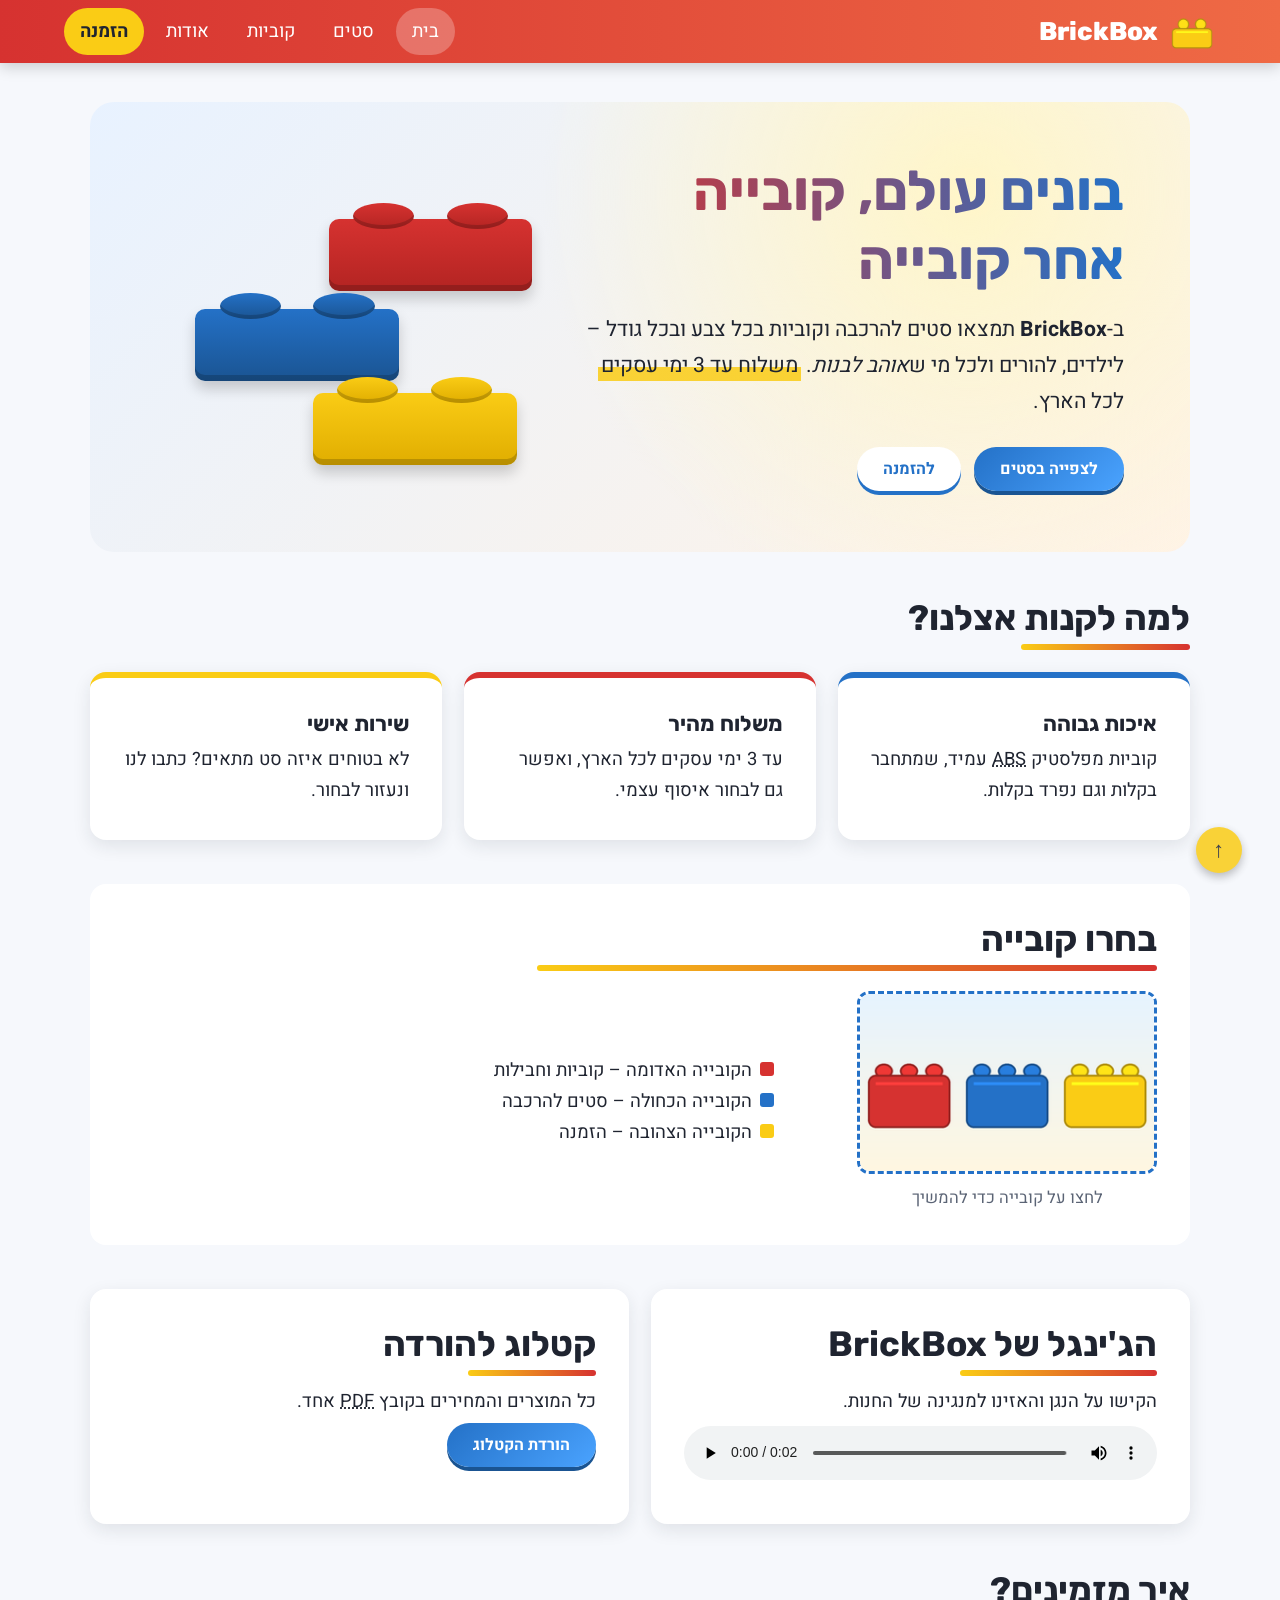
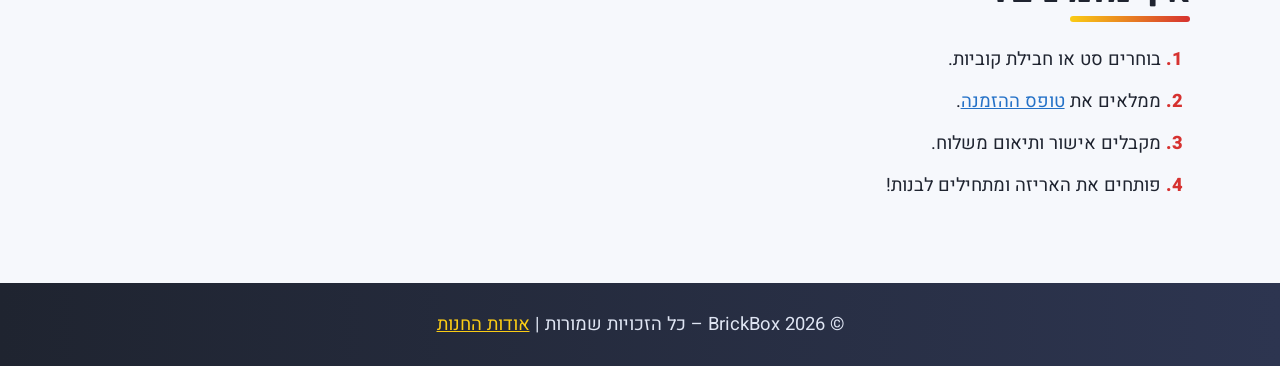
<file: index.html>
<!DOCTYPE html>
<html lang="he" dir="rtl">
<head>
  <meta charset="UTF-8">
  <meta name="viewport" content="width=device-width, initial-scale=1.0">
  <meta name="description" content="BrickBox – חנות קוביות בנייה וסטים להרכבה. משלוח מהיר ושירות אישי.">
  <title>BrickBox | חנות קוביות בנייה</title>
  <link rel="icon" href="favicon.ico">
  <link rel="preconnect" href="https://fonts.googleapis.com">
  <link rel="preconnect" href="https://fonts.gstatic.com" crossorigin>
  <link href="https://fonts.googleapis.com/css2?family=Heebo:wght@400;500;700;800&family=Rubik:wght@600;800&display=swap" rel="stylesheet">
  <link rel="stylesheet" href="css/style.css">
  <link rel="stylesheet" href="css/index.css">
</head>
<body>

  <header class="site-header">
    <a class="logo" href="index.html">
      <img src="assets/images/logo.png" alt="לוגו BrickBox – מעבר לדף הבית" width="48" height="48">
      <span>BrickBox</span>
    </a>
    <input type="checkbox" id="menu-toggle" class="menu-toggle">
    <label for="menu-toggle" class="menu-button" aria-label="פתיחה וסגירה של התפריט">&#9776;</label>
    <nav class="main-nav" aria-label="תפריט ראשי">
      <ul>
        <li><a href="index.html" aria-current="page">בית</a></li>
        <li><a href="pages/sets.html">סטים</a></li>
        <li><a href="pages/bricks.html">קוביות</a></li>
        <li><a href="pages/about.html">אודות</a></li>
        <li><a href="pages/order.html">הזמנה</a></li>
      </ul>
    </nav>
  </header>

  <main>

    <section class="hero">
      <div class="hero-text">
        <h1>בונים עולם, קובייה אחר קובייה</h1>
        <p>ב-<strong>BrickBox</strong> תמצאו סטים להרכבה וקוביות בכל צבע ובכל גודל – לילדים, להורים ולכל מי ש<em>אוהב לבנות</em>. <mark>משלוח עד 3 ימי עסקים</mark> לכל הארץ.</p>
        <a class="btn" href="pages/sets.html">לצפייה בסטים</a>
        <a class="btn btn-outline" href="pages/order.html">להזמנה</a>
      </div>
      <div class="hero-bricks" aria-hidden="true">
        <span class="brick brick-red"></span>
        <span class="brick brick-blue"></span>
        <span class="brick brick-yellow"></span>
      </div>
    </section>

    <section class="features">
      <h2>למה לקנות אצלנו?</h2>
      <ul class="feature-list">
        <li>
          <h3>איכות גבוהה</h3>
          <p>קוביות מפלסטיק <abbr title="Acrylonitrile Butadiene Styrene">ABS</abbr> עמיד, שמתחבר בקלות וגם נפרד בקלות.</p>
        </li>
        <li>
          <h3>משלוח מהיר</h3>
          <p>עד 3 ימי עסקים לכל הארץ, ואפשר גם לבחור איסוף עצמי.</p>
        </li>
        <li>
          <h3>שירות אישי</h3>
          <p>לא בטוחים איזה סט מתאים? כתבו לנו ונעזור לבחור.</p>
        </li>
      </ul>
    </section>

    <section class="pick">
      <h2>בחרו קובייה</h2>
      <figure>
        <img src="assets/images/brick-map.png" width="300" height="180" alt="שלוש קוביות צבעוניות: אדומה, כחולה וצהובה" usemap="#brick-map">
        <figcaption>לחצו על קובייה כדי להמשיך</figcaption>
      </figure>
      <map name="brick-map">
        <area shape="rect" coords="8,66,92,136" href="pages/bricks.html" alt="קוביות וחבילות" title="קוביות וחבילות">
        <area shape="rect" coords="108,66,192,136" href="pages/sets.html" alt="סטים להרכבה" title="סטים להרכבה">
        <area shape="rect" coords="208,66,292,136" href="pages/order.html" alt="הזמנה" title="הזמנה">
      </map>
      <ul class="legend">
        <li>הקובייה האדומה – קוביות וחבילות</li>
        <li>הקובייה הכחולה – סטים להרכבה</li>
        <li>הקובייה הצהובה – הזמנה</li>
      </ul>
    </section>

    <section class="media">
      <article>
        <h2>הג'ינגל של BrickBox</h2>
        <p>הקישו על הנגן והאזינו למנגינה של החנות.</p>
        <audio controls src="assets/media/jingle.mp3">הדפדפן שלכם אינו תומך בנגן שמע.</audio>
      </article>
      <article>
        <h2>קטלוג להורדה</h2>
        <p>כל המוצרים והמחירים בקובץ <abbr title="Portable Document Format">PDF</abbr> אחד.</p>
        <a class="btn" href="assets/files/catalog.pdf" download>הורדת הקטלוג</a>
      </article>
    </section>

    <section class="steps">
      <h2>איך מזמינים?</h2>
      <ol>
        <li>בוחרים סט או חבילת קוביות.</li>
        <li>ממלאים את <a href="pages/order.html">טופס ההזמנה</a>.</li>
        <li>מקבלים אישור ותיאום משלוח.</li>
        <li>פותחים את האריזה ומתחילים לבנות!</li>
      </ol>
    </section>

  </main>

  <footer class="site-footer">
    <p>&copy; 2026 BrickBox – כל הזכויות שמורות | <a href="pages/about.html">אודות החנות</a></p>
  </footer>
  <a class="to-top" href="#top" aria-label="חזרה לראש הדף">&uarr;</a>

</body>
</html>
</file>
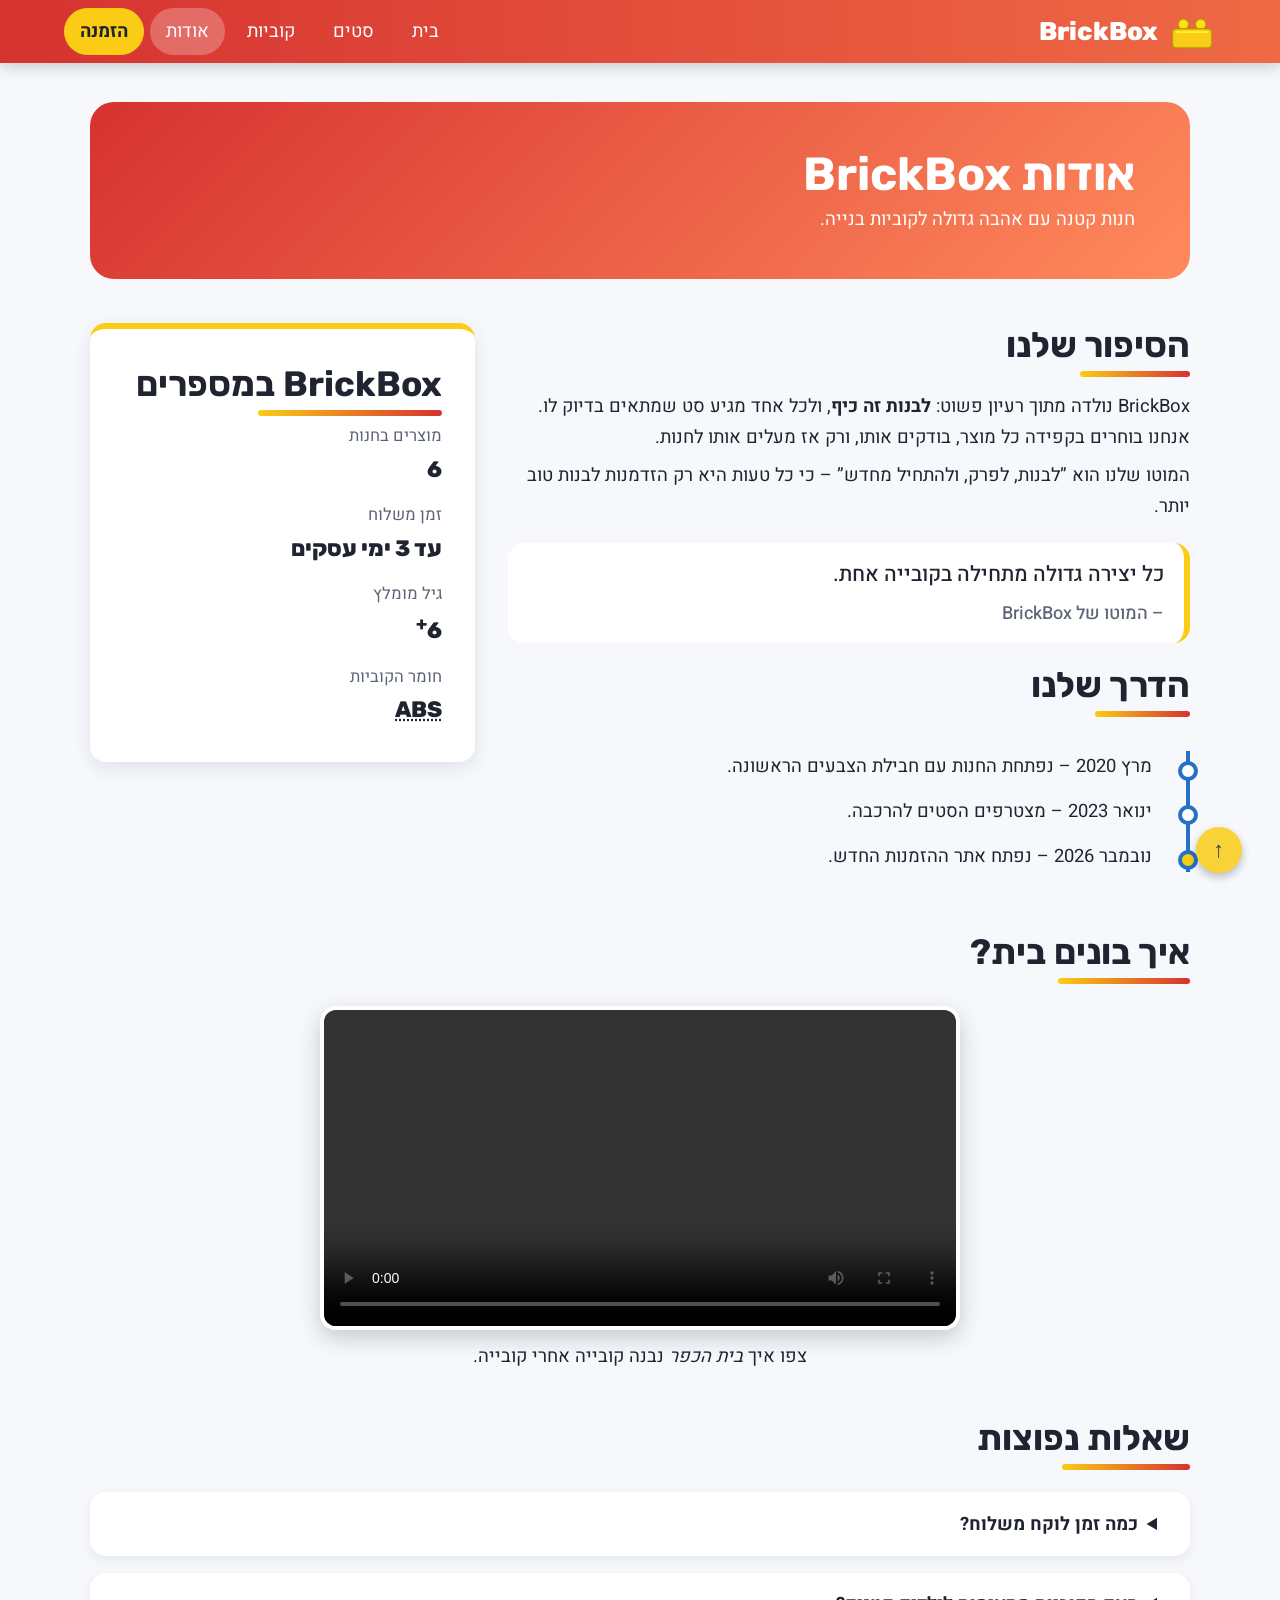
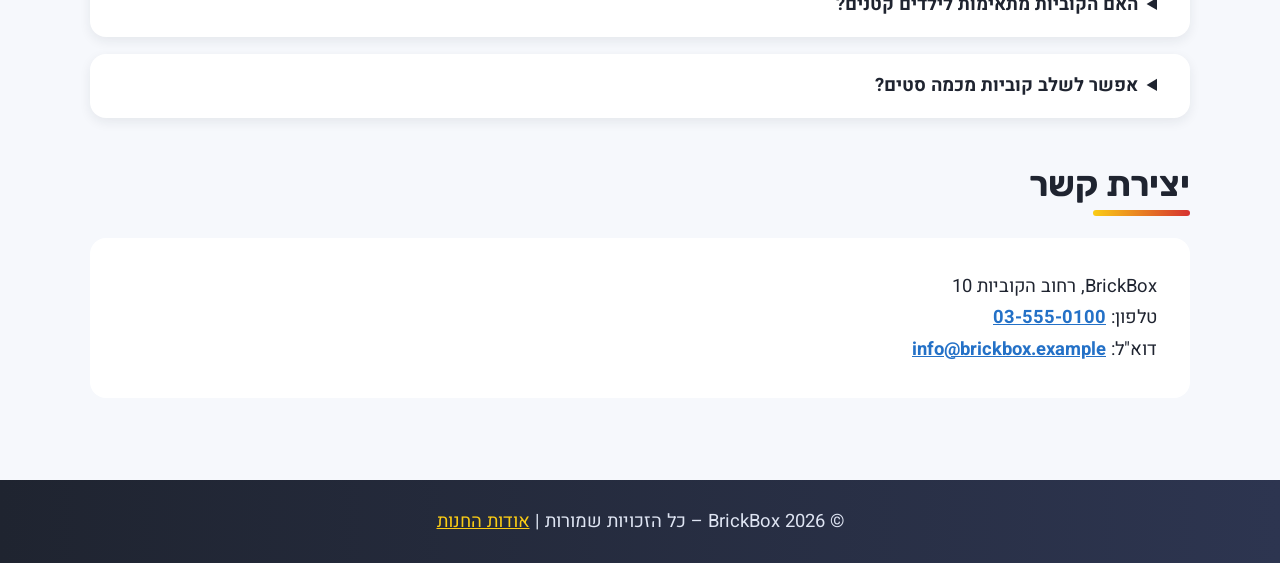
<file: pages/about.html>
<!DOCTYPE html>
<html lang="he" dir="rtl">
<head>
  <meta charset="UTF-8">
  <meta name="viewport" content="width=device-width, initial-scale=1.0">
  <meta name="description" content="הכירו את BrickBox – חנות קוביות בנייה וסטים להרכבה.">
  <title>אודות | BrickBox</title>
  <link rel="icon" href="../favicon.ico">
  <link rel="preconnect" href="https://fonts.googleapis.com">
  <link rel="preconnect" href="https://fonts.gstatic.com" crossorigin>
  <link href="https://fonts.googleapis.com/css2?family=Heebo:wght@400;500;700;800&family=Rubik:wght@600;800&display=swap" rel="stylesheet">
  <link rel="stylesheet" href="../css/style.css">
  <link rel="stylesheet" href="../css/about.css">
</head>
<body>

  <header class="site-header">
    <a class="logo" href="../index.html">
      <img src="../assets/images/logo.png" alt="לוגו BrickBox – מעבר לדף הבית" width="48" height="48">
      <span>BrickBox</span>
    </a>
    <input type="checkbox" id="menu-toggle" class="menu-toggle">
    <label for="menu-toggle" class="menu-button" aria-label="פתיחה וסגירה של התפריט">&#9776;</label>
    <nav class="main-nav" aria-label="תפריט ראשי">
      <ul>
        <li><a href="../index.html">בית</a></li>
        <li><a href="sets.html">סטים</a></li>
        <li><a href="bricks.html">קוביות</a></li>
        <li><a href="about.html" aria-current="page">אודות</a></li>
        <li><a href="order.html">הזמנה</a></li>
      </ul>
    </nav>
  </header>

  <main>

    <section class="page-title">
      <h1>אודות BrickBox</h1>
      <p>חנות קטנה עם אהבה גדולה לקוביות בנייה.</p>
    </section>

    <div class="about-grid">

      <article class="story">
        <h2>הסיפור שלנו</h2>
        <p>BrickBox נולדה מתוך רעיון פשוט: <strong>לבנות זה כיף</strong>, ולכל אחד מגיע סט שמתאים בדיוק לו. אנחנו בוחרים בקפידה כל מוצר, בודקים אותו, ורק אז מעלים אותו לחנות.</p>
        <p>המוטו שלנו הוא <q>לבנות, לפרק, ולהתחיל מחדש</q> – כי כל טעות היא רק הזדמנות לבנות טוב יותר.</p>

        <blockquote>
          <p>כל יצירה גדולה מתחילה בקובייה אחת.</p>
          <cite>– המוטו של BrickBox</cite>
        </blockquote>

        <h2>הדרך שלנו</h2>
        <ol class="timeline">
          <li><time datetime="2020-03">מרץ 2020</time> – נפתחת החנות עם חבילת הצבעים הראשונה.</li>
          <li><time datetime="2023-01">ינואר 2023</time> – מצטרפים הסטים להרכבה.</li>
          <li><time datetime="2026-11">נובמבר 2026</time> – נפתח אתר ההזמנות החדש.</li>
        </ol>
      </article>

      <aside class="facts">
        <h2>BrickBox במספרים</h2>
        <dl>
          <dt>מוצרים בחנות</dt>
          <dd>6</dd>
          <dt>זמן משלוח</dt>
          <dd>עד 3 ימי עסקים</dd>
          <dt>גיל מומלץ</dt>
          <dd>6<sup>+</sup></dd>
          <dt>חומר הקוביות</dt>
          <dd><abbr title="Acrylonitrile Butadiene Styrene">ABS</abbr></dd>
        </dl>
      </aside>

    </div>

    <section class="how">
      <h2>איך בונים בית?</h2>
      <video controls preload="metadata" width="640" height="480">
        <source src="../assets/media/build.mp4" type="video/mp4">
        הדפדפן שלכם אינו תומך בנגן וידאו.
      </video>
      <p>צפו איך <em>בית הכפר</em> נבנה קובייה אחרי קובייה.</p>
    </section>

    <section class="faq">
      <h2>שאלות נפוצות</h2>
      <details>
        <summary>כמה זמן לוקח משלוח?</summary>
        <p>בדרך כלל עד 3 ימי עסקים. אפשר גם לבחור איסוף עצמי בעת ההזמנה.</p>
      </details>
      <details>
        <summary>האם הקוביות מתאימות לילדים קטנים?</summary>
        <p>הסטים מתאימים מגיל 6 ומעלה. בכל מוצר מצוין הגיל המומלץ.</p>
      </details>
      <details>
        <summary>אפשר לשלב קוביות מכמה סטים?</summary>
        <p>כן! כל הקוביות שלנו מתחברות זו לזו, ולכן אפשר לשלב בחופשיות.</p>
      </details>
    </section>

    <section class="contact">
      <h2>יצירת קשר</h2>
      <address>
        BrickBox, רחוב הקוביות 10<br>
        טלפון: <a href="tel:035550100">03-555-0100</a><br>
        דוא&quot;ל: <a href="mailto:info@brickbox.example">info@brickbox.example</a>
      </address>
    </section>

  </main>

  <footer class="site-footer">
    <p>&copy; 2026 BrickBox – כל הזכויות שמורות | <a href="about.html">אודות החנות</a></p>
  </footer>
  <a class="to-top" href="#top" aria-label="חזרה לראש הדף">&uarr;</a>

</body>
</html>
</file>
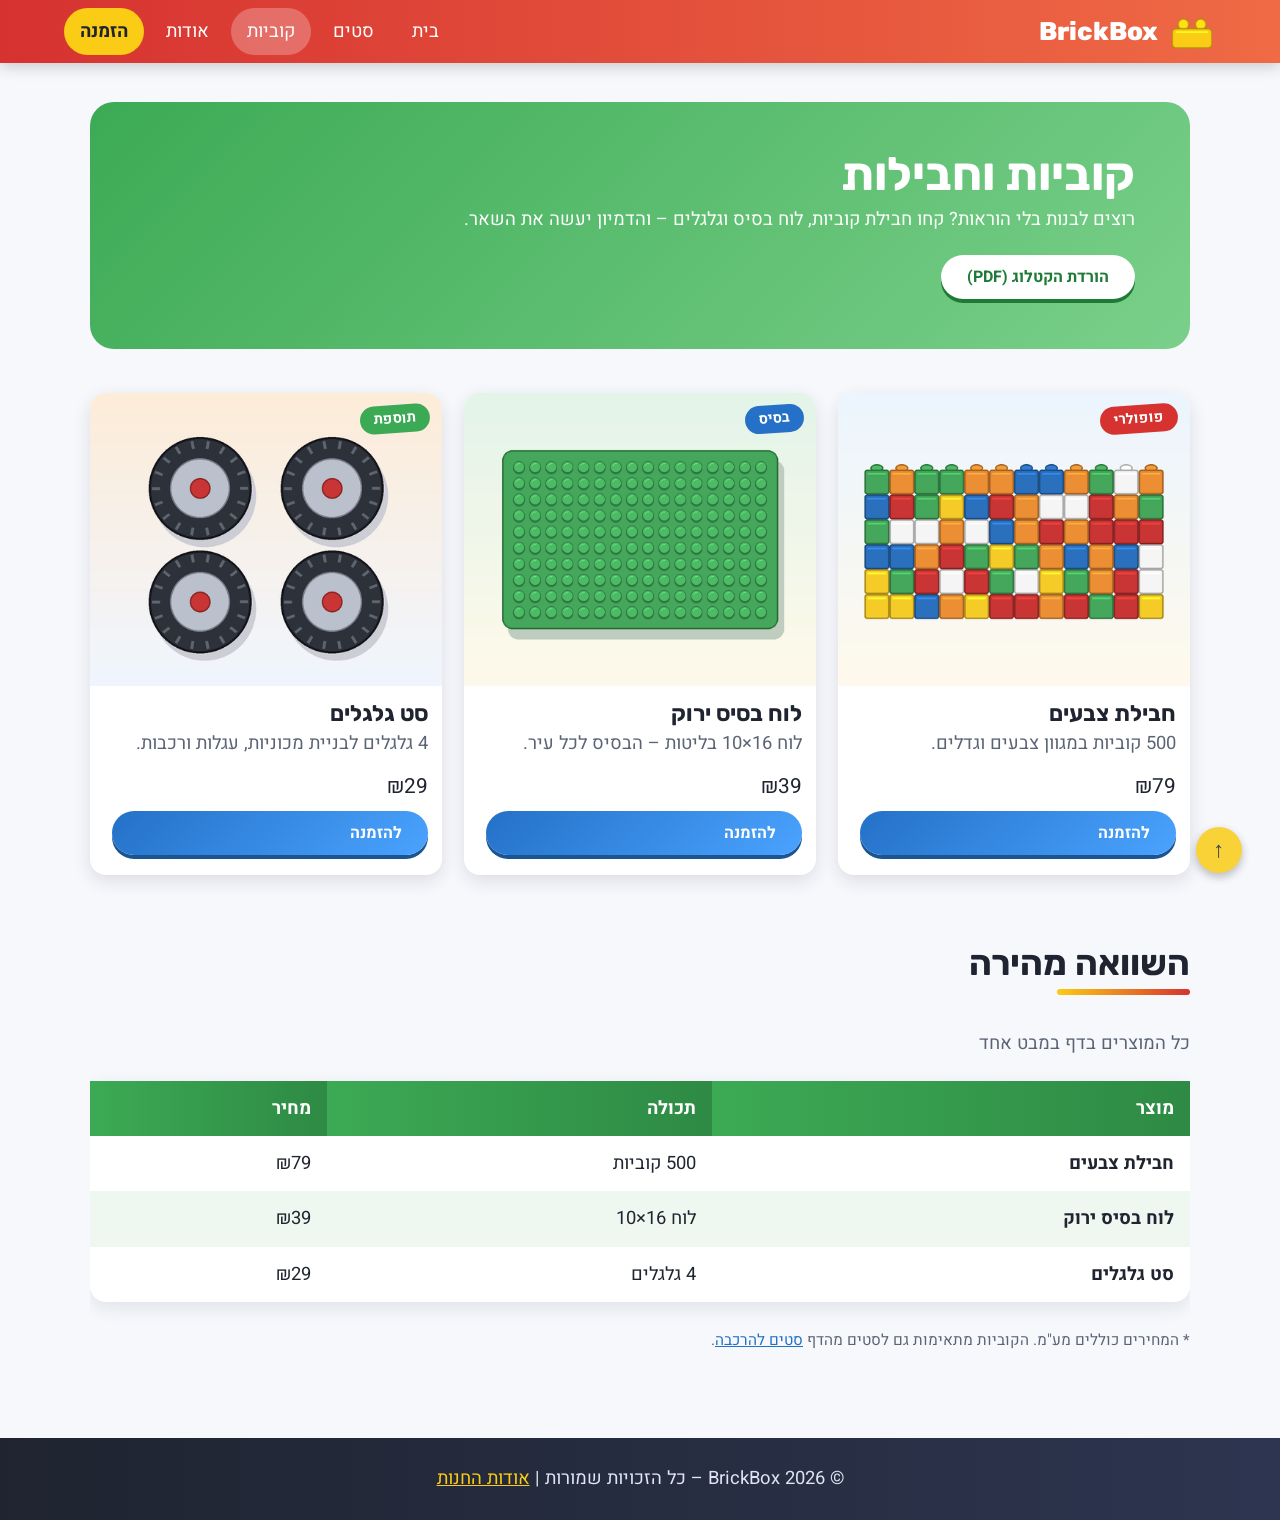
<file: pages/bricks.html>
<!DOCTYPE html>
<html lang="he" dir="rtl">
<head>
  <meta charset="UTF-8">
  <meta name="viewport" content="width=device-width, initial-scale=1.0">
  <meta name="description" content="חבילות קוביות, לוחות בסיס וגלגלים של BrickBox.">
  <title>קוביות וחבילות | BrickBox</title>
  <link rel="icon" href="../favicon.ico">
  <link rel="preconnect" href="https://fonts.googleapis.com">
  <link rel="preconnect" href="https://fonts.gstatic.com" crossorigin>
  <link href="https://fonts.googleapis.com/css2?family=Heebo:wght@400;500;700;800&family=Rubik:wght@600;800&display=swap" rel="stylesheet">
  <link rel="stylesheet" href="../css/style.css">
  <link rel="stylesheet" href="../css/bricks.css">
</head>
<body>

  <header class="site-header">
    <a class="logo" href="../index.html">
      <img src="../assets/images/logo.png" alt="לוגו BrickBox – מעבר לדף הבית" width="48" height="48">
      <span>BrickBox</span>
    </a>
    <input type="checkbox" id="menu-toggle" class="menu-toggle">
    <label for="menu-toggle" class="menu-button" aria-label="פתיחה וסגירה של התפריט">&#9776;</label>
    <nav class="main-nav" aria-label="תפריט ראשי">
      <ul>
        <li><a href="../index.html">בית</a></li>
        <li><a href="sets.html">סטים</a></li>
        <li><a href="bricks.html" aria-current="page">קוביות</a></li>
        <li><a href="about.html">אודות</a></li>
        <li><a href="order.html">הזמנה</a></li>
      </ul>
    </nav>
  </header>

  <main>

    <section class="page-title">
      <h1>קוביות וחבילות</h1>
      <p>רוצים לבנות בלי הוראות? קחו חבילת קוביות, לוח בסיס וגלגלים – והדמיון יעשה את השאר.</p>
      <a class="btn" href="../assets/files/catalog.pdf" download>הורדת הקטלוג (PDF)</a>
    </section>

    <section class="product-list" aria-label="רשימת חבילות">

      <article class="product-card">
        <span class="badge">פופולרי</span>
        <img src="../assets/images/pack-colors.png" width="480" height="400" alt="קיר קוביות צבעוניות בצבעים מעורבים">
        <div class="product-info">
          <h3>חבילת צבעים</h3>
          <p>500 קוביות במגוון צבעים וגדלים.</p>
          <p class="price">&#8362;79</p>
          <a class="btn" href="order.html">להזמנה</a>
        </div>
      </article>

      <article class="product-card">
        <span class="badge">בסיס</span>
        <img src="../assets/images/pack-plate.png" width="480" height="400" alt="לוח בסיס ירוק עם בליטות, מבט מלמעלה">
        <div class="product-info">
          <h3>לוח בסיס ירוק</h3>
          <p>לוח 16&times;10 בליטות – הבסיס לכל עיר.</p>
          <p class="price">&#8362;39</p>
          <a class="btn" href="order.html">להזמנה</a>
        </div>
      </article>

      <article class="product-card">
        <span class="badge">תוספת</span>
        <img src="../assets/images/pack-wheels.png" width="480" height="400" alt="ארבעה גלגלים שחורים עם מרכז אדום">
        <div class="product-info">
          <h3>סט גלגלים</h3>
          <p>4 גלגלים לבניית מכוניות, עגלות ורכבות.</p>
          <p class="price">&#8362;29</p>
          <a class="btn" href="order.html">להזמנה</a>
        </div>
      </article>

    </section>

    <section class="compare">
      <h2>השוואה מהירה</h2>
      <table>
        <caption>כל המוצרים בדף במבט אחד</caption>
        <thead>
          <tr>
            <th scope="col">מוצר</th>
            <th scope="col">תכולה</th>
            <th scope="col">מחיר</th>
          </tr>
        </thead>
        <tbody>
          <tr>
            <th scope="row">חבילת צבעים</th>
            <td>500 קוביות</td>
            <td>&#8362;79</td>
          </tr>
          <tr>
            <th scope="row">לוח בסיס ירוק</th>
            <td>לוח 16&times;10</td>
            <td>&#8362;39</td>
          </tr>
          <tr>
            <th scope="row">סט גלגלים</th>
            <td>4 גלגלים</td>
            <td>&#8362;29</td>
          </tr>
        </tbody>
      </table>
      <p class="note"><small>* המחירים כוללים מע&quot;מ. הקוביות מתאימות גם לסטים מהדף <a href="sets.html">סטים להרכבה</a>.</small></p>
    </section>

  </main>

  <footer class="site-footer">
    <p>&copy; 2026 BrickBox – כל הזכויות שמורות | <a href="about.html">אודות החנות</a></p>
  </footer>
  <a class="to-top" href="#top" aria-label="חזרה לראש הדף">&uarr;</a>

</body>
</html>
</file>
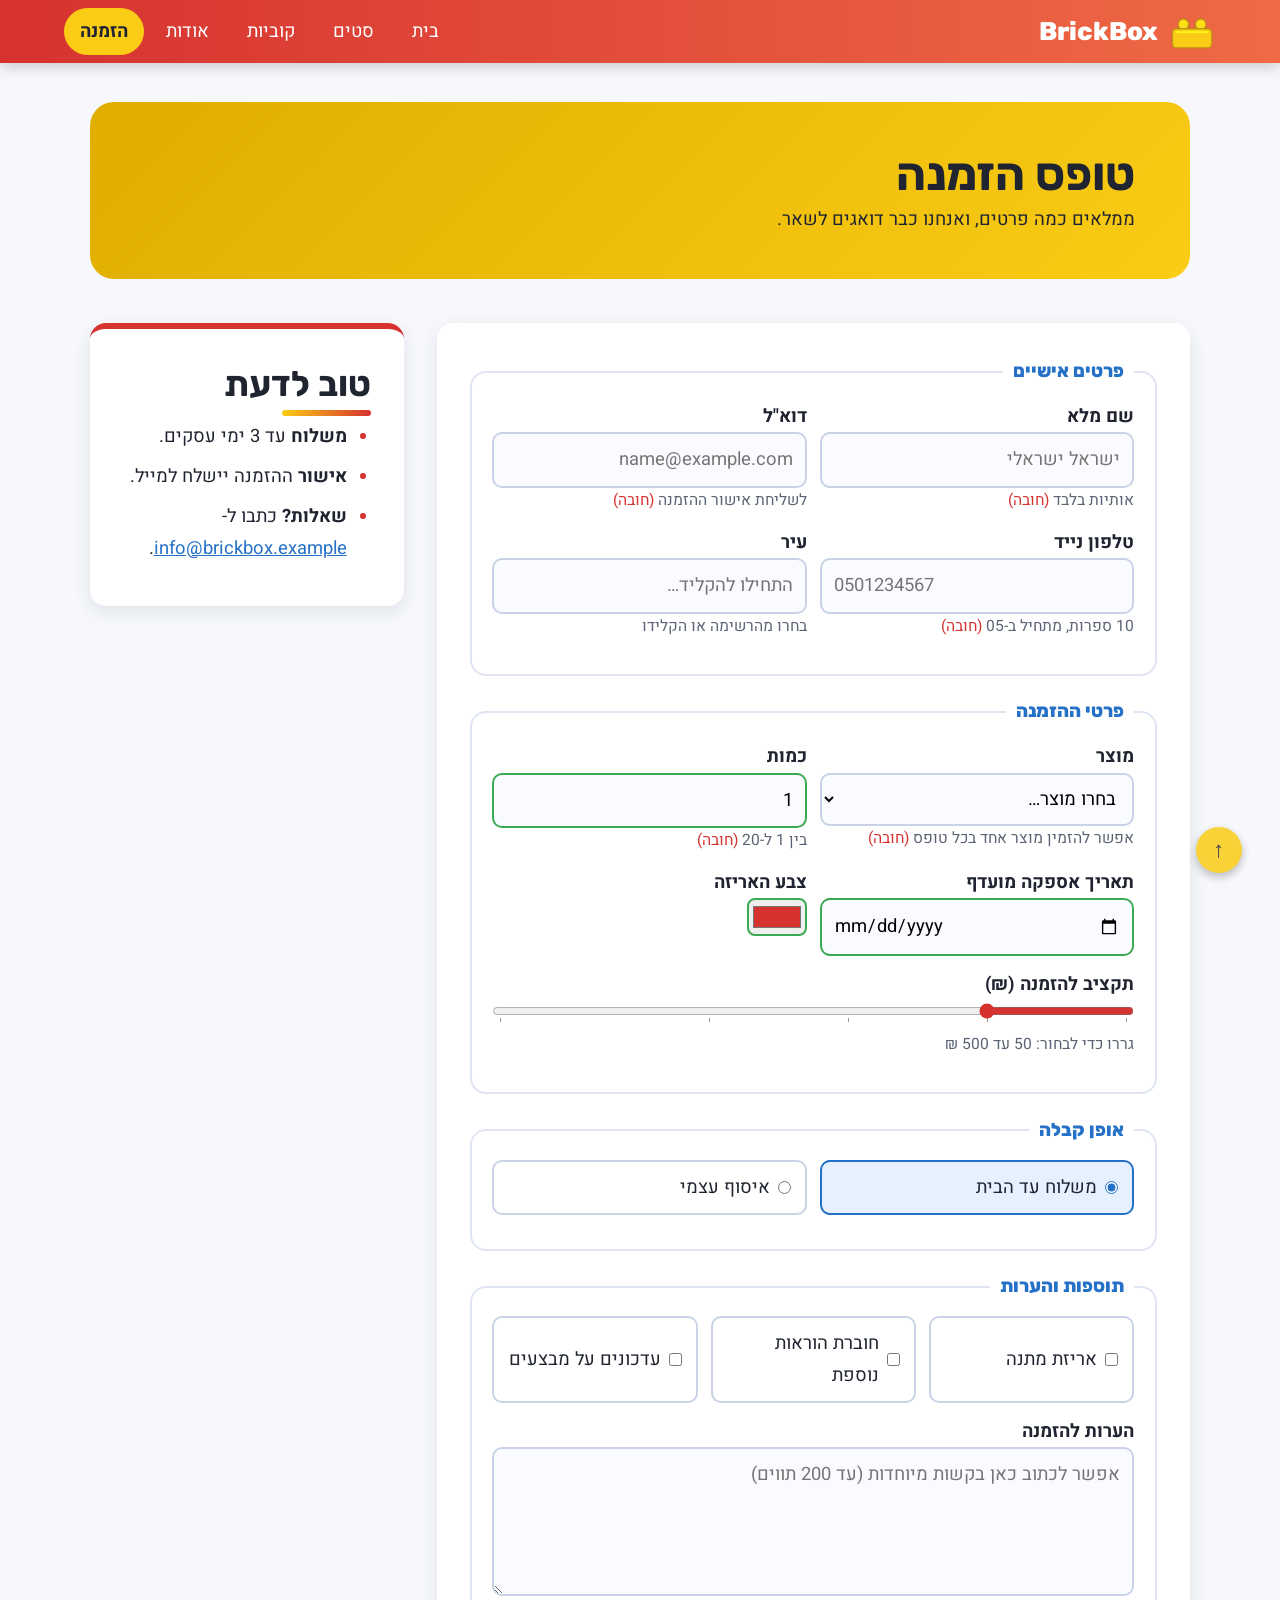
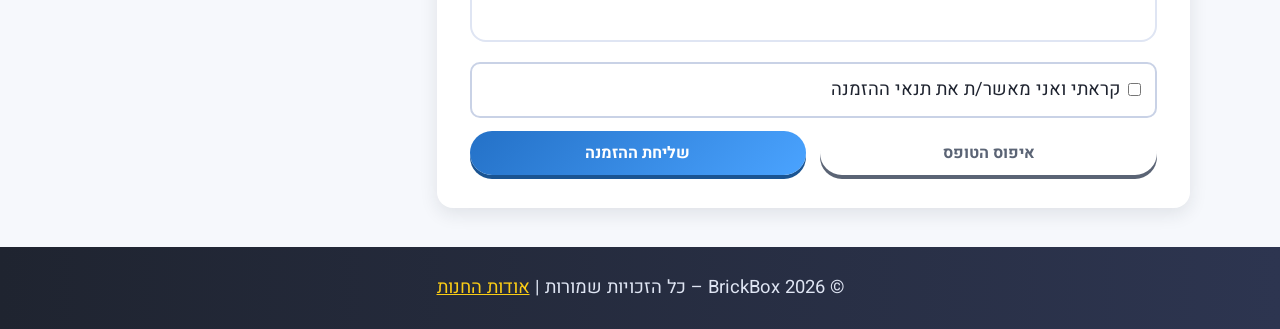
<file: pages/order.html>
<!DOCTYPE html>
<html lang="he" dir="rtl">
<head>
  <meta charset="UTF-8">
  <meta name="viewport" content="width=device-width, initial-scale=1.0">
  <meta name="description" content="טופס הזמנה של BrickBox.">
  <title>הזמנה | BrickBox</title>
  <link rel="icon" href="../favicon.ico">
  <link rel="preconnect" href="https://fonts.googleapis.com">
  <link rel="preconnect" href="https://fonts.gstatic.com" crossorigin>
  <link href="https://fonts.googleapis.com/css2?family=Heebo:wght@400;500;700;800&family=Rubik:wght@600;800&display=swap" rel="stylesheet">
  <link rel="stylesheet" href="../css/style.css">
  <link rel="stylesheet" href="../css/order.css">
</head>
<body>

  <header class="site-header">
    <a class="logo" href="../index.html">
      <img src="../assets/images/logo.png" alt="לוגו BrickBox – מעבר לדף הבית" width="48" height="48">
      <span>BrickBox</span>
    </a>
    <input type="checkbox" id="menu-toggle" class="menu-toggle">
    <label for="menu-toggle" class="menu-button" aria-label="פתיחה וסגירה של התפריט">&#9776;</label>
    <nav class="main-nav" aria-label="תפריט ראשי">
      <ul>
        <li><a href="../index.html">בית</a></li>
        <li><a href="sets.html">סטים</a></li>
        <li><a href="bricks.html">קוביות</a></li>
        <li><a href="about.html">אודות</a></li>
        <li><a href="order.html" aria-current="page">הזמנה</a></li>
      </ul>
    </nav>
  </header>

  <main>

    <section class="page-title">
      <h1>טופס הזמנה</h1>
      <p>ממלאים כמה פרטים, ואנחנו כבר דואגים לשאר.</p>
    </section>

    <div class="order-layout">

      <form class="order-form" action="thanks.html" method="get">

        <fieldset>
          <legend>פרטים אישיים</legend>
          <div class="field-row">
            <div class="field">
              <label for="fullname">שם מלא</label>
              <input type="text" id="fullname" name="fullname" placeholder="ישראל ישראלי" required minlength="2" maxlength="40" pattern="[א-תa-zA-Z ]{2,40}" title="אותיות בעברית או באנגלית בלבד (2 עד 40 תווים)">
              <span class="hint">אותיות בלבד</span>
            </div>
            <div class="field">
              <label for="email">דוא&quot;ל</label>
              <input type="email" id="email" name="email" placeholder="name@example.com" required>
              <span class="hint">לשליחת אישור ההזמנה</span>
            </div>
            <div class="field">
              <label for="phone">טלפון נייד</label>
              <input type="tel" id="phone" name="phone" placeholder="0501234567" required pattern="05[0-9]{8}" title="מספר נייד בן 10 ספרות, מתחיל ב-05">
              <span class="hint">10 ספרות, מתחיל ב-05</span>
            </div>
            <div class="field">
              <label for="city">עיר</label>
              <input type="text" id="city" name="city" list="cities" placeholder="התחילו להקליד…" required>
              <datalist id="cities">
                <option value="ירושלים">
                <option value="תל אביב-יפו">
                <option value="חיפה">
                <option value="באר שבע">
                <option value="בני ברק">
                <option value="ראשון לציון">
                <option value="אשדוד">
                <option value="נתניה">
              </datalist>
              <span class="hint">בחרו מהרשימה או הקלידו</span>
            </div>
          </div>
        </fieldset>

        <fieldset>
          <legend>פרטי ההזמנה</legend>
          <div class="field-row">
            <div class="field">
              <label for="product">מוצר</label>
              <select id="product" name="product" required>
                <option value="">בחרו מוצר…</option>
                <optgroup label="סטים להרכבה">
                  <option value="house">בית הכפר – &#8362;119</option>
                  <option value="car">מכונית המירוץ – &#8362;89</option>
                  <option value="castle">הטירה הגדולה – &#8362;199</option>
                </optgroup>
                <optgroup label="קוביות וחבילות">
                  <option value="colors">חבילת צבעים – &#8362;79</option>
                  <option value="plate">לוח בסיס ירוק – &#8362;39</option>
                  <option value="wheels">סט גלגלים – &#8362;29</option>
                </optgroup>
              </select>
              <span class="hint">אפשר להזמין מוצר אחד בכל טופס</span>
            </div>
            <div class="field">
              <label for="qty">כמות</label>
              <input type="number" id="qty" name="qty" min="1" max="20" value="1" required>
              <span class="hint">בין 1 ל-20</span>
            </div>
            <div class="field">
              <label for="delivery-date">תאריך אספקה מועדף</label>
              <input type="date" id="delivery-date" name="delivery-date" min="2026-11-01">
            </div>
            <div class="field">
              <label for="box-color">צבע האריזה</label>
              <input type="color" id="box-color" name="box-color" value="#d63230">
            </div>
            <div class="field field-wide">
              <label for="budget">תקציב להזמנה (&#8362;)</label>
              <input type="range" id="budget" name="budget" min="50" max="500" step="50" value="150" list="budget-marks">
              <datalist id="budget-marks">
                <option value="50">
                <option value="150">
                <option value="250">
                <option value="350">
                <option value="500">
              </datalist>
              <span class="hint">גררו כדי לבחור: 50 עד 500 &#8362;</span>
            </div>
          </div>
        </fieldset>

        <fieldset>
          <legend>אופן קבלה</legend>
          <div class="choices">
            <label class="choice"><input type="radio" name="shipping" value="home" checked> משלוח עד הבית</label>
            <label class="choice"><input type="radio" name="shipping" value="pickup"> איסוף עצמי</label>
          </div>
        </fieldset>

        <fieldset>
          <legend>תוספות והערות</legend>
          <div class="choices">
            <label class="choice"><input type="checkbox" name="extras" value="gift"> אריזת מתנה</label>
            <label class="choice"><input type="checkbox" name="extras" value="manual"> חוברת הוראות נוספת</label>
            <label class="choice"><input type="checkbox" name="extras" value="news"> עדכונים על מבצעים</label>
          </div>
          <div class="field field-wide">
            <label for="notes">הערות להזמנה</label>
            <textarea id="notes" name="notes" rows="4" maxlength="200" placeholder="אפשר לכתוב כאן בקשות מיוחדות (עד 200 תווים)"></textarea>
          </div>
        </fieldset>

        <label class="choice"><input type="checkbox" name="terms" value="yes" required> קראתי ואני מאשר/ת את תנאי ההזמנה</label>

        <div class="form-actions">
          <button type="reset" class="btn btn-reset">איפוס הטופס</button>
          <button type="submit" class="btn">שליחת ההזמנה</button>
        </div>

      </form>

      <aside class="order-aside">
        <h2>טוב לדעת</h2>
        <ul>
          <li><strong>משלוח</strong> עד 3 ימי עסקים.</li>
          <li><strong>אישור</strong> ההזמנה יישלח למייל.</li>
          <li><strong>שאלות?</strong> כתבו ל-<a href="mailto:info@brickbox.example">info@brickbox.example</a>.</li>
        </ul>
      </aside>

    </div>

  </main>

  <footer class="site-footer">
    <p>&copy; 2026 BrickBox – כל הזכויות שמורות | <a href="about.html">אודות החנות</a></p>
  </footer>
  <a class="to-top" href="#top" aria-label="חזרה לראש הדף">&uarr;</a>

</body>
</html>
</file>
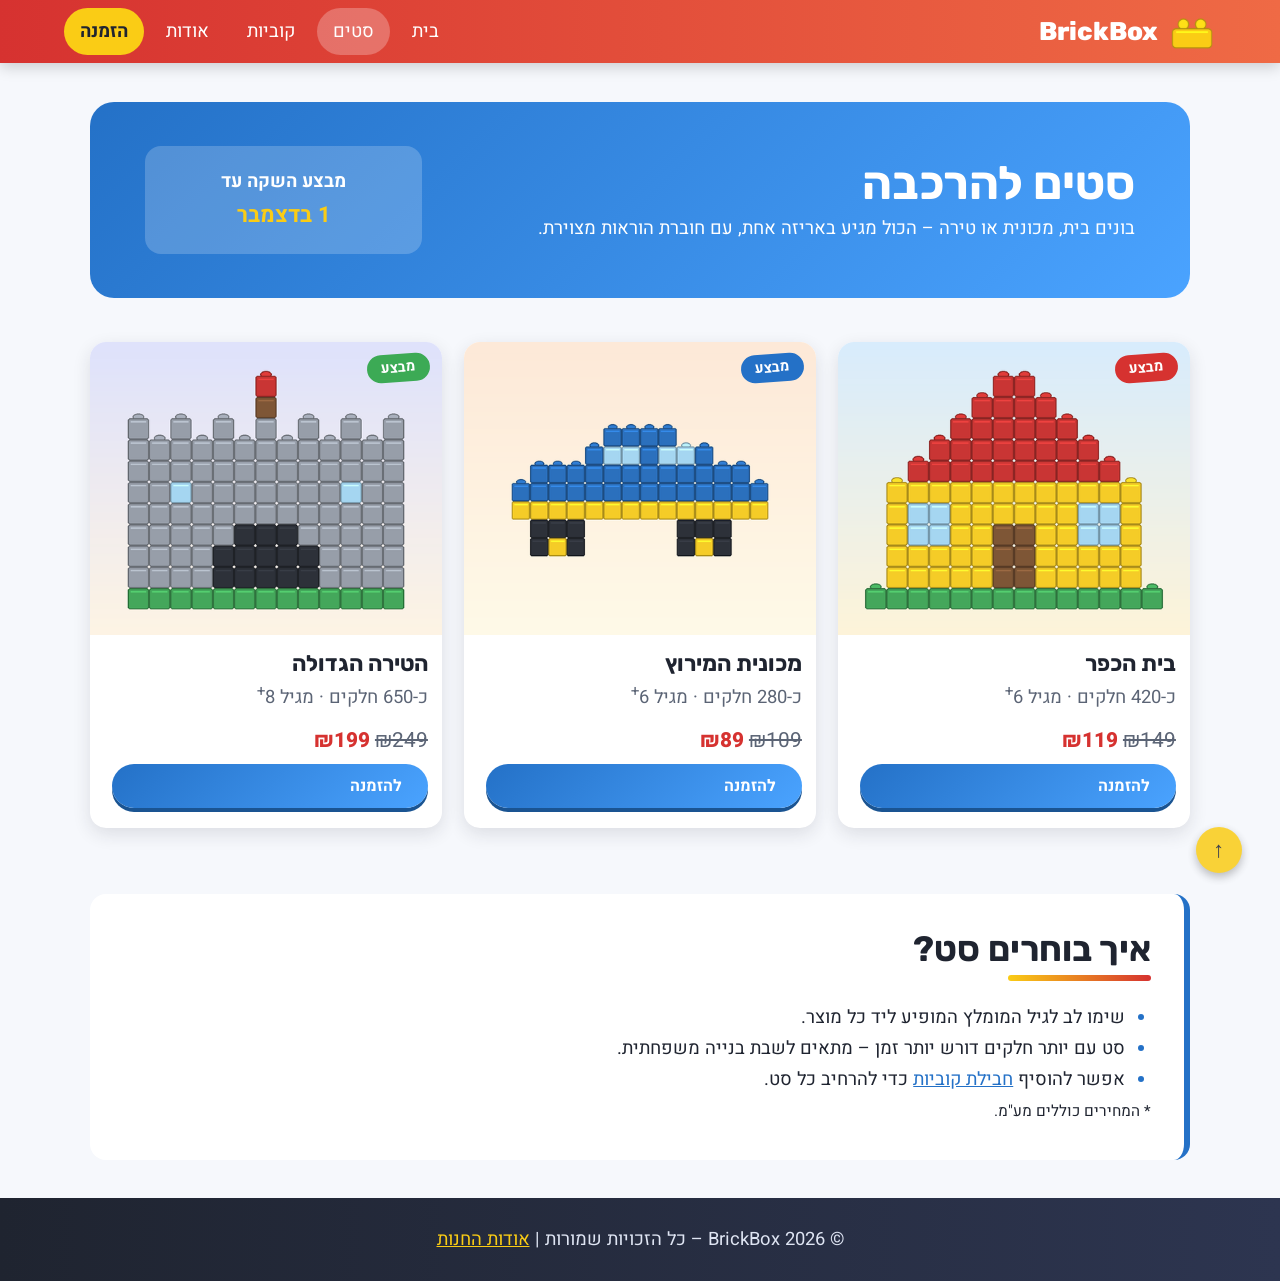
<file: pages/sets.html>
<!DOCTYPE html>
<html lang="he" dir="rtl">
<head>
  <meta charset="UTF-8">
  <meta name="viewport" content="width=device-width, initial-scale=1.0">
  <meta name="description" content="סטים להרכבה של BrickBox: בית, מכונית וטירה.">
  <title>סטים להרכבה | BrickBox</title>
  <link rel="icon" href="../favicon.ico">
  <link rel="preconnect" href="https://fonts.googleapis.com">
  <link rel="preconnect" href="https://fonts.gstatic.com" crossorigin>
  <link href="https://fonts.googleapis.com/css2?family=Heebo:wght@400;500;700;800&family=Rubik:wght@600;800&display=swap" rel="stylesheet">
  <link rel="stylesheet" href="../css/style.css">
  <link rel="stylesheet" href="../css/sets.css">
</head>
<body>

  <header class="site-header">
    <a class="logo" href="../index.html">
      <img src="../assets/images/logo.png" alt="לוגו BrickBox – מעבר לדף הבית" width="48" height="48">
      <span>BrickBox</span>
    </a>
    <input type="checkbox" id="menu-toggle" class="menu-toggle">
    <label for="menu-toggle" class="menu-button" aria-label="פתיחה וסגירה של התפריט">&#9776;</label>
    <nav class="main-nav" aria-label="תפריט ראשי">
      <ul>
        <li><a href="../index.html">בית</a></li>
        <li><a href="sets.html" aria-current="page">סטים</a></li>
        <li><a href="bricks.html">קוביות</a></li>
        <li><a href="about.html">אודות</a></li>
        <li><a href="order.html">הזמנה</a></li>
      </ul>
    </nav>
  </header>

  <main>

    <section class="page-title">
      <div>
        <h1>סטים להרכבה</h1>
        <p>בונים בית, מכונית או טירה – הכול מגיע באריזה אחת, עם חוברת הוראות מצוירת.</p>
      </div>
      <p class="sale-note">מבצע השקה עד <time datetime="2026-12-01">1 בדצמבר</time></p>
    </section>

    <section class="product-list" aria-label="רשימת סטים">

      <article class="product-card">
        <span class="badge">מבצע</span>
        <img src="../assets/images/set-house.png" width="480" height="400" alt="בית עם גג אדום ודלת חומה, בנוי מקוביות">
        <div class="product-info">
          <h3>בית הכפר</h3>
          <p>כ-420 חלקים &middot; מגיל 6<sup>+</sup></p>
          <p class="price"><del>&#8362;149</del> <ins>&#8362;119</ins></p>
          <a class="btn" href="order.html">להזמנה</a>
        </div>
      </article>

      <article class="product-card">
        <span class="badge">מבצע</span>
        <img src="../assets/images/set-car.png" width="480" height="400" alt="מכונית כחולה עם פס צהוב, בנויה מקוביות">
        <div class="product-info">
          <h3>מכונית המירוץ</h3>
          <p>כ-280 חלקים &middot; מגיל 6<sup>+</sup></p>
          <p class="price"><del>&#8362;109</del> <ins>&#8362;89</ins></p>
          <a class="btn" href="order.html">להזמנה</a>
        </div>
      </article>

      <article class="product-card">
        <span class="badge">מבצע</span>
        <img src="../assets/images/set-castle.png" width="480" height="400" alt="טירה אפורה עם דגל אדום, בנויה מקוביות">
        <div class="product-info">
          <h3>הטירה הגדולה</h3>
          <p>כ-650 חלקים &middot; מגיל 8<sup>+</sup></p>
          <p class="price"><del>&#8362;249</del> <ins>&#8362;199</ins></p>
          <a class="btn" href="order.html">להזמנה</a>
        </div>
      </article>

    </section>

    <aside class="tips">
      <h2>איך בוחרים סט?</h2>
      <ul>
        <li>שימו לב לגיל המומלץ המופיע ליד כל מוצר.</li>
        <li>סט עם יותר חלקים דורש יותר זמן – מתאים לשבת בנייה משפחתית.</li>
        <li>אפשר להוסיף <a href="bricks.html">חבילת קוביות</a> כדי להרחיב כל סט.</li>
      </ul>
      <p><small>* המחירים כוללים מע&quot;מ.</small></p>
    </aside>

  </main>

  <footer class="site-footer">
    <p>&copy; 2026 BrickBox – כל הזכויות שמורות | <a href="about.html">אודות החנות</a></p>
  </footer>
  <a class="to-top" href="#top" aria-label="חזרה לראש הדף">&uarr;</a>

</body>
</html>
</file>
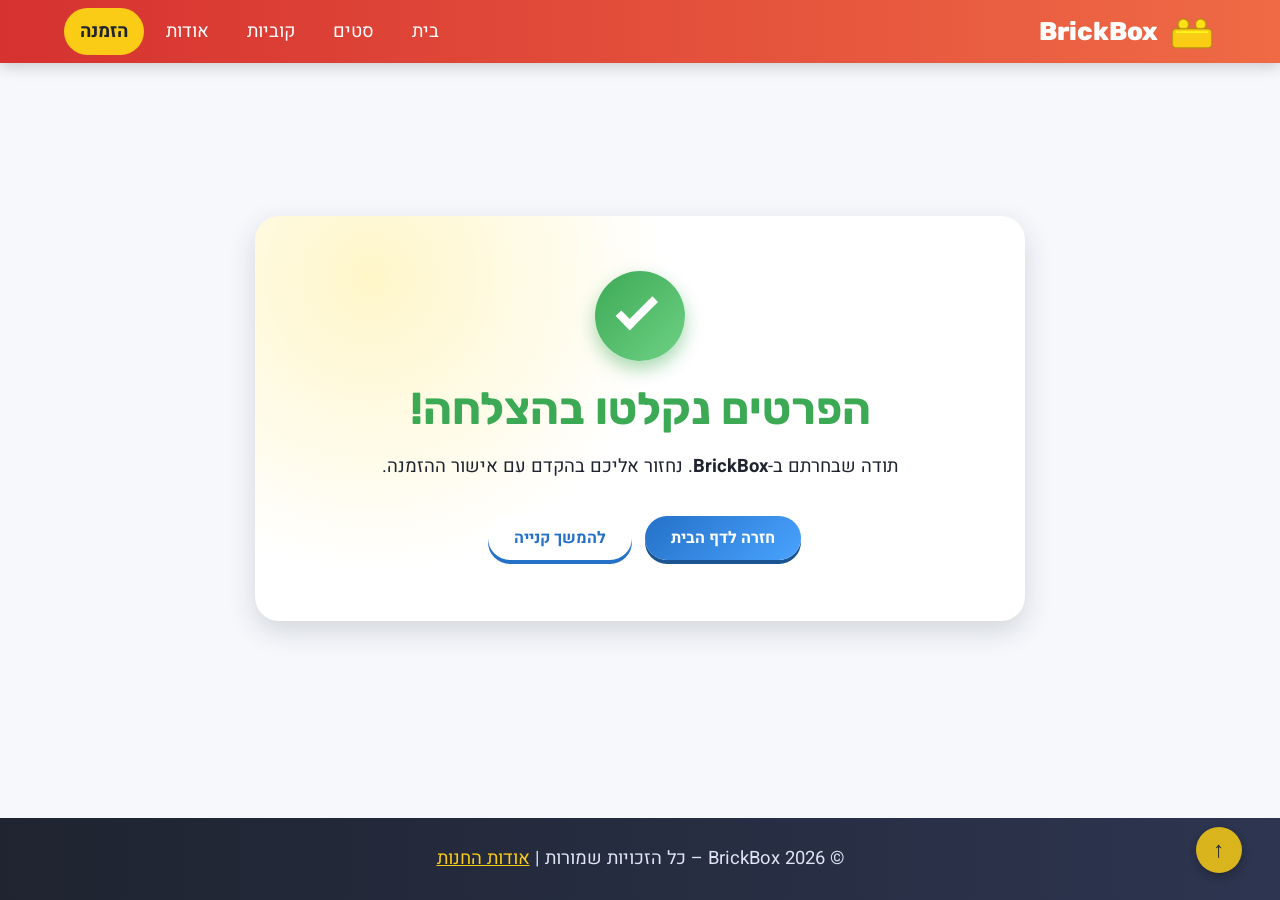
<file: pages/thanks.html>
<!DOCTYPE html>
<html lang="he" dir="rtl">
<head>
  <meta charset="UTF-8">
  <meta name="viewport" content="width=device-width, initial-scale=1.0">
  <meta name="description" content="הפרטים נקלטו בהצלחה – תודה שבחרתם ב-BrickBox.">
  <title>תודה! | BrickBox</title>
  <link rel="icon" href="../favicon.ico">
  <link rel="preconnect" href="https://fonts.googleapis.com">
  <link rel="preconnect" href="https://fonts.gstatic.com" crossorigin>
  <link href="https://fonts.googleapis.com/css2?family=Heebo:wght@400;500;700;800&family=Rubik:wght@600;800&display=swap" rel="stylesheet">
  <link rel="stylesheet" href="../css/style.css">
  <link rel="stylesheet" href="../css/thanks.css">
</head>
<body>

  <header class="site-header">
    <a class="logo" href="../index.html">
      <img src="../assets/images/logo.png" alt="לוגו BrickBox – מעבר לדף הבית" width="48" height="48">
      <span>BrickBox</span>
    </a>
    <input type="checkbox" id="menu-toggle" class="menu-toggle">
    <label for="menu-toggle" class="menu-button" aria-label="פתיחה וסגירה של התפריט">&#9776;</label>
    <nav class="main-nav" aria-label="תפריט ראשי">
      <ul>
        <li><a href="../index.html">בית</a></li>
        <li><a href="sets.html">סטים</a></li>
        <li><a href="bricks.html">קוביות</a></li>
        <li><a href="about.html">אודות</a></li>
        <li><a href="order.html">הזמנה</a></li>
      </ul>
    </nav>
  </header>

  <main>

    <article class="thanks-card">
      <div class="check" aria-hidden="true"></div>
      <h1>הפרטים נקלטו בהצלחה!</h1>
      <p>תודה שבחרתם ב-<strong>BrickBox</strong>. נחזור אליכם בהקדם עם אישור ההזמנה.</p>
      <a class="btn" href="../index.html">חזרה לדף הבית</a>
      <a class="btn btn-outline" href="sets.html">להמשך קנייה</a>
    </article>

  </main>

  <footer class="site-footer">
    <p>&copy; 2026 BrickBox – כל הזכויות שמורות | <a href="about.html">אודות החנות</a></p>
  </footer>
  <a class="to-top" href="#top" aria-label="חזרה לראש הדף">&uarr;</a>

</body>
</html>
</file>
<file: css/style.css>
/* =========================================================
   BrickBox – עיצוב משותף לכל דפי האתר
   ========================================================= */

/* ---------- משתנים (CSS custom properties) ---------- */
:root {
  --red: #d63230;
  --blue: #2471c7;
  --yellow: #facc15;
  --green: #3caa55;
  --ink: #1f2430;
  --muted: #5b6475;
  --bg: #f6f8fc;
  --radius: 16px;
}

/* ---------- איפוס בסיסי ---------- */
*,
*::before,
*::after {
  box-sizing: border-box;
  margin: 0;
  padding: 0;
}

html {
  scroll-behavior: smooth;
}

body {
  display: flex;
  flex-direction: column;
  min-height: 100vh;
  font-family: 'Heebo', Arial, sans-serif;
  font-size: clamp(1rem, 0.95rem + 0.3vw, 1.15rem);
  line-height: 1.7;
  color: var(--ink);
  background: var(--bg);
}

img,
video {
  max-width: 100%;
  height: auto;
}

/* ---------- כותרת ראשית של האתר (header) ---------- */
.site-header {
  position: sticky;
  top: 0;
  z-index: 10;
  display: flex;
  flex-wrap: wrap;
  align-items: center;
  justify-content: space-between;
  padding: 0.6% 5%;
  background: linear-gradient(90deg, var(--red), #ef6a45);
  box-shadow: 0 4px 14px rgba(0, 0, 0, 0.18);
}

.logo {
  display: flex;
  align-items: center;
  gap: 10px;
  color: #fff;
  text-decoration: none;
  font-family: 'Rubik', sans-serif;
  font-weight: 800;
  font-size: 1.6rem;
}

.logo img {
  width: 48px;
  transition: transform 0.3s;
}

.logo:hover img {
  transform: rotate(-12deg) scale(1.12);
}

/* ---------- תפריט ניווט ---------- */
.main-nav ul {
  display: flex;
  gap: 6px;
  list-style: none;
}

.main-nav a {
  display: block;
  padding: 8px 16px;
  color: #fff;
  text-decoration: none;
  border-radius: 999px;
  transition: background 0.2s;
}

.main-nav a:hover,
.main-nav a[aria-current='page'] {
  background: rgba(255, 255, 255, 0.25);
}

.main-nav li:last-child a {
  background: var(--yellow);
  color: var(--ink);
  font-weight: 700;
}

.main-nav li:last-child a:hover {
  background: #ffe066;
}

/* כפתור תפריט למסכים קטנים (checkbox hack – ללא JavaScript) */
.menu-toggle {
  display: none;
}

.menu-button {
  display: none;
  font-size: 2rem;
  line-height: 1;
  color: #fff;
  cursor: pointer;
}

/* ---------- התוכן המרכזי ---------- */
main {
  flex: 1;
  width: 90%;
  max-width: 1100px;
  margin: 0 auto;
  padding: 3% 0;
  animation: fade-in 0.6s ease-out both;
}

main > section,
main > article {
  margin-bottom: 4%;
}

h1,
h2,
h3 {
  font-family: 'Rubik', sans-serif;
  line-height: 1.25;
}

h2 {
  display: inline-block;
  margin-bottom: 2%;
  font-size: clamp(1.5rem, 1.2rem + 1.4vw, 2.2rem);
}

h2::after {
  content: '';
  display: block;
  width: 60%;
  height: 6px;
  margin-top: 4px;
  border-radius: 6px;
  background: linear-gradient(90deg, var(--yellow), var(--red));
}

p + p {
  margin-top: 1%;
}

a {
  color: var(--blue);
}

/* ---------- באנר כותרת של דף פנימי ---------- */
.page-title {
  padding: 4% 5%;
  border-radius: 24px;
  color: #fff;
  background: linear-gradient(135deg, var(--blue), #4aa3ff);
}

.page-title h1 {
  font-size: clamp(1.8rem, 1.3rem + 2vw, 3rem);
}

/* ---------- כפתורים ---------- */
.btn {
  display: inline-block;
  margin: 6px 0;
  margin-inline-end: 8px;
  padding: 10px 26px;
  border: 0;
  border-radius: 999px;
  background: linear-gradient(135deg, var(--blue), #4aa3ff);
  box-shadow: 0 4px 0 #1a5492;
  color: #fff;
  font: 700 1rem 'Heebo', Arial, sans-serif;
  text-decoration: none;
  cursor: pointer;
  transition: transform 0.2s, box-shadow 0.2s;
}

.btn:hover {
  transform: translateY(-3px);
  box-shadow: 0 7px 0 #1a5492;
}

.btn:active {
  transform: translateY(2px);
  box-shadow: 0 2px 0 #1a5492;
}

.btn-outline {
  background: #fff;
  box-shadow: 0 4px 0 var(--blue);
  color: var(--blue);
}

.btn-outline:hover {
  box-shadow: 0 7px 0 var(--blue);
}

/* ---------- טקסט מעוצב ---------- */
mark {
  padding: 0 3px;
  color: inherit;
  background: linear-gradient(transparent 55%, rgba(250, 204, 21, 0.85) 55%);
}

abbr[title] {
  text-decoration: underline dotted;
  cursor: help;
}

blockquote {
  margin: 3% 0;
  padding: 2% 3%;
  border-inline-start: 6px solid var(--yellow);
  border-radius: var(--radius);
  background: #fff;
  font-size: 1.15em;
  font-weight: 500;
}

blockquote cite {
  display: block;
  margin-top: 6px;
  color: var(--muted);
  font-size: 0.85em;
  font-style: normal;
}

del {
  color: var(--muted);
}

ins {
  color: var(--red);
  font-weight: 800;
  text-decoration: none;
}

/* ---------- כרטיסי מוצרים (משותף לדפי המוצרים) ---------- */
.product-list {
  display: flex;
  flex-wrap: wrap;
  gap: 2%;
}

.product-card {
  position: relative;
  display: flex;
  flex-direction: column;
  flex: 0 0 32%;
  margin-bottom: 2%;
  overflow: hidden;
  border-radius: var(--radius);
  background: #fff;
  box-shadow: 0 6px 18px rgba(31, 36, 48, 0.12);
  transition: transform 0.25s, box-shadow 0.25s;
}

.product-card:hover {
  transform: translateY(-6px);
  box-shadow: 0 14px 26px rgba(31, 36, 48, 0.2);
}

.product-card img {
  width: 100%;
  filter: saturate(0.9);
  transition: filter 0.3s, transform 0.3s;
}

.product-card:hover img {
  filter: saturate(1.25) drop-shadow(0 6px 8px rgba(0, 0, 0, 0.2));
  transform: scale(1.04);
}

.product-info {
  display: flex;
  flex-direction: column;
  flex: 1;
  padding: 4%;
}

.product-info h3 {
  font-size: 1.4rem;
}

.product-info p {
  color: var(--muted);
}

.product-info .price {
  margin-top: auto;
  padding-top: 3%;
  color: var(--ink);
  font-size: 1.3rem;
}

.badge {
  position: absolute;
  top: 12px;
  inset-inline-start: 12px;
  z-index: 1;
  padding: 2px 14px;
  border-radius: 999px;
  background: var(--red);
  color: #fff;
  font-size: 0.9rem;
  font-weight: 700;
  transform: rotate(-4deg);
}

.product-card:nth-child(2) .badge {
  background: var(--blue);
}

.product-card:nth-child(3) .badge {
  background: var(--green);
}

/* ---------- כותרת תחתונה (footer) ---------- */
.site-footer {
  padding: 2% 5%;
  text-align: center;
  color: #dfe5f3;
  background: linear-gradient(90deg, #1f2430, #2d3550);
}

.site-footer a {
  color: var(--yellow);
}

/* כפתור "חזרה למעלה" קבוע בפינת המסך */
.to-top {
  position: fixed;
  bottom: 3%;
  inset-inline-start: 3%;
  display: flex;
  align-items: center;
  justify-content: center;
  width: 46px;
  height: 46px;
  border-radius: 50%;
  background: var(--yellow);
  box-shadow: 0 4px 10px rgba(0, 0, 0, 0.3);
  color: var(--ink);
  font-size: 1.4rem;
  font-weight: 800;
  text-decoration: none;
  opacity: 0.85;
  transition: opacity 0.2s, transform 0.2s;
}

.to-top:hover {
  opacity: 1;
  transform: translateY(-4px);
}

/* ---------- אנימציות ---------- */
@keyframes fade-in {
  from {
    opacity: 0;
    transform: translateY(12px);
  }
  to {
    opacity: 1;
    transform: translateY(0);
  }
}

/* ---------- רספונסיביות ---------- */
@media (max-width: 900px) {
  .product-card {
    flex-basis: 49%;
  }
}

@media (max-width: 760px) {
  .menu-button {
    display: block;
  }

  .main-nav {
    display: none;
    width: 100%;
  }

  .menu-toggle:checked ~ .main-nav {
    display: block;
  }

  .main-nav ul {
    flex-direction: column;
    padding: 10px 0;
  }
}

@media (max-width: 600px) {
  .product-card {
    flex-basis: 100%;
  }

  .page-title {
    padding: 8% 6%;
  }
}
</file>
<file: css/index.css>
/* =========================================================
   index.css – עיצוב ייחודי לדף הבית
   ========================================================= */

/* ---------- אזור הפתיחה (hero) ---------- */
.hero {
  display: flex;
  align-items: center;
  gap: 4%;
  padding: 5% 6%;
  overflow: hidden;
  border-radius: 24px;
  background:
    radial-gradient(circle at 80% 20%, #fff6c9, transparent 45%),
    linear-gradient(135deg, #e8f2ff, #fff3e6);
}

.hero-text {
  flex: 1 1 55%;
}

.hero-text h1 {
  margin-bottom: 3%;
  font-size: clamp(2rem, 1.4rem + 2.6vw, 3.6rem);
  background: linear-gradient(90deg, var(--red), var(--blue));
  -webkit-background-clip: text;
  background-clip: text;
  color: transparent;
}

.hero-text p {
  margin-bottom: 4%;
  font-size: 1.15em;
}

/* קוביות מרחפות שבנויות מ-CSS בלבד */
.hero-bricks {
  position: relative;
  flex: 1 1 40%;
  min-height: 300px;
}

.brick {
  position: absolute;
  width: 52%;
  height: 24%;
  border-radius: 10px;
  box-shadow: inset 0 -6px 0 rgba(0, 0, 0, 0.18), 0 8px 14px rgba(0, 0, 0, 0.18);
  animation: float 4s ease-in-out infinite;
}

.brick::before,
.brick::after {
  content: '';
  position: absolute;
  top: -22%;
  width: 30%;
  height: 36%;
  border-radius: 50%;
  background: inherit;
  box-shadow: inset 0 -4px 0 rgba(0, 0, 0, 0.18);
}

.brick::before {
  inset-inline-start: 12%;
}

.brick::after {
  inset-inline-start: 58%;
}

.brick-red {
  top: 14%;
  inset-inline-start: 4%;
  background: linear-gradient(var(--red), #b32422);
}

.brick-blue {
  top: 44%;
  inset-inline-start: 38%;
  background: linear-gradient(var(--blue), #1a5492);
  animation-delay: -1.3s;
}

.brick-yellow {
  top: 72%;
  inset-inline-start: 8%;
  background: linear-gradient(var(--yellow), #e0ad00);
  animation-delay: -2.6s;
}

@keyframes float {
  0%,
  100% {
    transform: translateY(0) rotate(-2deg);
  }
  50% {
    transform: translateY(-14px) rotate(2deg);
  }
}

/* ---------- למה אצלנו ---------- */
.feature-list {
  display: flex;
  gap: 2%;
  list-style: none;
}

.feature-list li {
  flex: 1;
  padding: 3%;
  border-top: 6px solid var(--blue);
  border-radius: var(--radius);
  background: #fff;
  box-shadow: 0 6px 18px rgba(31, 36, 48, 0.1);
}

.feature-list li:nth-child(2) {
  border-top-color: var(--red);
}

.feature-list li:nth-child(3) {
  border-top-color: var(--yellow);
}

.feature-list h3 {
  margin-bottom: 2%;
}

/* ---------- בחירת קובייה (מפת תמונה) ---------- */
.pick {
  display: flex;
  flex-wrap: wrap;
  align-items: center;
  gap: 4%;
  padding: 3%;
  border-radius: var(--radius);
  background: #fff;
}

.pick h2 {
  flex: 0 0 100%;
}

.pick figure {
  text-align: center;
}

.pick img {
  border: 3px dashed var(--blue);
  border-radius: 12px;
}

.pick figcaption {
  color: var(--muted);
  font-size: 0.9em;
}

.legend {
  list-style: none;
}

.legend li::before {
  content: '';
  display: inline-block;
  width: 14px;
  height: 14px;
  margin-inline-end: 8px;
  border-radius: 3px;
  background: var(--red);
}

.legend li:nth-child(2)::before {
  background: var(--blue);
}

.legend li:nth-child(3)::before {
  background: var(--yellow);
}

/* ---------- מדיה והורדות ---------- */
.media {
  display: flex;
  gap: 2%;
}

.media article {
  flex: 1;
  padding: 3%;
  border-radius: var(--radius);
  background: #fff;
  box-shadow: 0 6px 18px rgba(31, 36, 48, 0.1);
}

.media audio {
  width: 100%;
  margin-top: 2%;
}

/* ---------- איך מזמינים ---------- */
.steps ol {
  padding-inline-start: 1.6em;
}

.steps li {
  margin-bottom: 1%;
}

.steps li::marker {
  color: var(--red);
  font-weight: 800;
}

/* ---------- רספונסיביות ---------- */
@media (max-width: 800px) {
  .hero,
  .feature-list,
  .media {
    flex-direction: column;
  }

  .feature-list li,
  .media article {
    margin-bottom: 3%;
  }

  .hero-bricks {
    flex-basis: auto;
    width: 100%;
  }
}
</file>
<file: css/about.css>
/* =========================================================
   about.css – עיצוב ייחודי לדף אודות
   ========================================================= */

.page-title {
  background: linear-gradient(135deg, var(--red), #ff8a5c);
}

/* פריסת שתי עמודות: סיפור + נתונים */
.about-grid {
  display: flex;
  gap: 3%;
  margin-bottom: 4%;
}

.story {
  flex: 1 1 62%;
}

.facts {
  flex: 1 1 35%;
  align-self: flex-start;
  padding: 3%;
  border-top: 6px solid var(--yellow);
  border-radius: var(--radius);
  background: #fff;
  box-shadow: 0 6px 18px rgba(31, 36, 48, 0.1);
}

.facts dt {
  color: var(--muted);
  font-size: 0.9em;
}

.facts dd {
  margin-bottom: 4%;
  font-family: 'Rubik', sans-serif;
  font-size: 1.4rem;
  font-weight: 800;
}

.facts dd:last-child {
  margin-bottom: 0;
}

/* ציר זמן */
.timeline {
  margin-top: 3%;
  padding-inline-start: 0;
  list-style: none;
  border-inline-start: 4px solid var(--blue);
}

.timeline li {
  position: relative;
  margin-bottom: 2%;
  padding-inline-start: 5%;
}

.timeline li::before {
  content: '';
  position: absolute;
  top: 0.5em;
  inset-inline-start: -12px;
  width: 20px;
  height: 20px;
  border: 4px solid var(--blue);
  border-radius: 50%;
  background: #fff;
}

.timeline li:last-child::before {
  background: var(--yellow);
}

/* וידאו */
.how video {
  display: block;
  width: 100%;
  max-width: 640px;
  margin: 0 auto;
  border: 4px solid #fff;
  border-radius: var(--radius);
  box-shadow: 0 8px 22px rgba(31, 36, 48, 0.22);
}

.how p {
  margin-top: 1%;
  text-align: center;
}

/* שאלות נפוצות */
.faq details {
  margin-bottom: 1.5%;
  padding: 1.5% 3%;
  border-radius: var(--radius);
  background: #fff;
  box-shadow: 0 4px 12px rgba(31, 36, 48, 0.08);
}

.faq summary {
  font-weight: 700;
  cursor: pointer;
}

.faq details[open] {
  border-inline-start: 6px solid var(--green);
}

.faq details[open] summary {
  margin-bottom: 1%;
  color: var(--green);
}

/* פרטי יצירת קשר */
address {
  padding: 3%;
  border-radius: var(--radius);
  background: #fff;
  font-style: normal;
}

address a {
  font-weight: 700;
}

@media (max-width: 800px) {
  .about-grid {
    flex-direction: column;
  }

  .facts {
    align-self: stretch;
    margin-top: 3%;
  }
}
</file>
<file: css/bricks.css>
/* =========================================================
   bricks.css – עיצוב ייחודי לדף הקוביות
   ========================================================= */

.page-title {
  background: linear-gradient(135deg, var(--green), #7ad08a);
}

.page-title .btn {
  margin-top: 2%;
  background: #fff;
  box-shadow: 0 4px 0 #1f7a38;
  color: #1f7a38;
}

/* ---------- טבלת השוואה (טבלה לנתונים בלבד, לא לעיצוב האתר) ---------- */
.compare {
  overflow-x: auto;
}

.compare table {
  width: 100%;
  border-collapse: collapse;
  overflow: hidden;
  border-radius: var(--radius);
  background: #fff;
  box-shadow: 0 6px 18px rgba(31, 36, 48, 0.1);
}

.compare caption {
  padding: 1% 0 2%;
  color: var(--muted);
  text-align: start;
}

.compare th,
.compare td {
  padding: 12px 16px;
  text-align: start;
}

.compare thead th {
  color: #fff;
  background: linear-gradient(90deg, var(--green), #2e8a44);
}

.compare tbody tr:nth-child(even) {
  background: #eef8f0;
}

.compare tbody tr:hover {
  background: #fff7d1;
}

.compare tbody th {
  font-weight: 700;
}

.note {
  margin-top: 2%;
  color: var(--muted);
}
</file>
<file: css/order.css>
/* =========================================================
   order.css – עיצוב ייחודי לדף ההזמנה (הטופס)
   ========================================================= */

.page-title {
  background: linear-gradient(135deg, #e0ad00, var(--yellow));
  color: var(--ink);
}

.order-layout {
  display: flex;
  align-items: flex-start;
  gap: 3%;
}

.order-form {
  flex: 1 1 68%;
  padding: 3%;
  border-radius: var(--radius);
  background: #fff;
  box-shadow: 0 6px 18px rgba(31, 36, 48, 0.1);
}

.order-form fieldset {
  margin-bottom: 3%;
  padding: 2% 3% 3%;
  border: 2px solid #dfe5f3;
  border-radius: var(--radius);
}

.order-form legend {
  padding: 0 10px;
  color: var(--blue);
  font-family: 'Rubik', sans-serif;
  font-weight: 800;
}

.field-row {
  display: flex;
  flex-wrap: wrap;
  gap: 2%;
}

.field {
  flex: 1 1 48%;
  margin-bottom: 2%;
}

.field label {
  display: block;
  font-weight: 700;
}

.field-wide {
  flex-basis: 100%;
}

/* שדות קלט */
.order-form input[type='text'],
.order-form input[type='email'],
.order-form input[type='tel'],
.order-form input[type='number'],
.order-form input[type='date'],
.order-form select,
.order-form textarea {
  width: 100%;
  padding: 10px 12px;
  border: 2px solid #c9d2e6;
  border-radius: 10px;
  background: #fafbff;
  font: inherit;
  transition: border-color 0.2s, box-shadow 0.2s;
}

.order-form input:focus,
.order-form select:focus,
.order-form textarea:focus {
  border-color: var(--blue);
  outline: none;
  box-shadow: 0 0 0 4px rgba(36, 113, 199, 0.18);
}

/* בדיקות תקינות – צבע לפי מצב השדה */
.order-form input:not(:placeholder-shown):valid {
  border-color: var(--green);
}

.order-form input:not(:placeholder-shown):invalid {
  border-color: var(--red);
  background: #fff3f2;
}

.order-form input[required] + .hint::after,
.order-form select[required] + .hint::after {
  content: ' (חובה)';
  color: var(--red);
}

.hint {
  display: block;
  color: var(--muted);
  font-size: 0.85em;
}

.order-form input[type='color'] {
  width: 60px;
  height: 38px;
  padding: 2px;
  border: 2px solid #c9d2e6;
  border-radius: 8px;
  cursor: pointer;
}

.order-form input[type='range'] {
  width: 100%;
  accent-color: var(--red);
}

/* רדיו וצ'קבוקס כ"כרטיסים" */
.choices {
  display: flex;
  flex-wrap: wrap;
  gap: 2%;
}

.choice {
  display: flex;
  align-items: center;
  gap: 8px;
  flex: 1 1 30%;
  margin-bottom: 2%;
  padding: 10px 14px;
  border: 2px solid #c9d2e6;
  border-radius: 10px;
  cursor: pointer;
  transition: background 0.2s, border-color 0.2s;
}

.choice:hover {
  background: #f1f6ff;
}

.choice:has(input:checked) {
  border-color: var(--blue);
  background: #e6f0ff;
}

.choice input {
  accent-color: var(--blue);
}

/* כפתורי שליחה ואיפוס */
.form-actions {
  display: flex;
  flex-wrap: wrap;
  gap: 2%;
}

.form-actions .btn {
  flex: 1 1 30%;
  margin: 0;
}

.btn-reset {
  background: #fff;
  box-shadow: 0 4px 0 var(--muted);
  color: var(--muted);
}

.btn-reset:hover {
  box-shadow: 0 7px 0 var(--muted);
}

/* עמודת מידע בצד */
.order-aside {
  flex: 1 1 28%;
  padding: 3%;
  border-top: 6px solid var(--red);
  border-radius: var(--radius);
  background: #fff;
  box-shadow: 0 6px 18px rgba(31, 36, 48, 0.1);
}

.order-aside ul {
  padding-inline-start: 1.3em;
}

.order-aside li {
  margin-bottom: 4%;
}

.order-aside li::marker {
  color: var(--red);
}

@media (max-width: 850px) {
  .order-layout {
    flex-direction: column;
  }

  .order-form,
  .order-aside {
    flex-basis: auto;
    width: 100%;
  }

  .order-aside {
    margin-top: 3%;
  }
}

@media (max-width: 500px) {
  .field,
  .choice,
  .form-actions .btn {
    flex-basis: 100%;
  }
}
</file>
<file: css/sets.css>
/* =========================================================
   sets.css – עיצוב ייחודי לדף הסטים
   ========================================================= */

.page-title {
  display: flex;
  flex-wrap: wrap;
  align-items: center;
  justify-content: space-between;
  gap: 3%;
}

.page-title > div {
  flex: 1 1 60%;
}

.sale-note {
  flex: 0 1 28%;
  padding: 2% 3%;
  border-radius: var(--radius);
  background: rgba(255, 255, 255, 0.2);
  text-align: center;
  font-weight: 700;
}

.sale-note time {
  display: block;
  color: var(--yellow);
  font-size: 1.2em;
}

.tips {
  padding: 3%;
  border-inline-start: 6px solid var(--blue);
  border-radius: var(--radius);
  background: #fff;
}

.tips ul {
  padding-inline-start: 1.4em;
}

.tips li::marker {
  color: var(--blue);
}

@media (max-width: 700px) {
  .sale-note {
    flex-basis: 100%;
  }
}
</file>
<file: css/thanks.css>
/* =========================================================
   thanks.css – עיצוב ייחודי לדף סיום הטופס
   ========================================================= */

main {
  display: flex;
  align-items: center;
  justify-content: center;
}

.thanks-card {
  width: 70%;
  padding: 5% 4%;
  border-radius: 24px;
  background:
    radial-gradient(circle at 15% 15%, #fff6c9, transparent 40%),
    #fff;
  box-shadow: 0 10px 28px rgba(31, 36, 48, 0.16);
  text-align: center;
}

.thanks-card h1 {
  margin-bottom: 2%;
  font-size: clamp(1.8rem, 1.3rem + 2vw, 2.8rem);
  color: var(--green);
}

.thanks-card p {
  margin-bottom: 4%;
}

/* סימן V מונפש שנבנה מ-CSS */
.check {
  position: relative;
  width: 90px;
  height: 90px;
  margin: 0 auto 20px;
  border-radius: 50%;
  background: linear-gradient(135deg, var(--green), #6fd185);
  box-shadow: 0 8px 18px rgba(60, 170, 85, 0.45);
  animation: pop 0.7s ease-out both;
}

.check::after {
  content: '';
  position: absolute;
  top: 20%;
  left: 36%;
  width: 22%;
  height: 44%;
  border: solid #fff;
  border-width: 0 8px 8px 0;
  transform: rotate(45deg);
}

@keyframes pop {
  0% {
    opacity: 0;
    transform: scale(0);
  }
  70% {
    opacity: 1;
    transform: scale(1.18);
  }
  100% {
    transform: scale(1);
  }
}

@media (max-width: 700px) {
  .thanks-card {
    width: 100%;
  }
}
</file>
